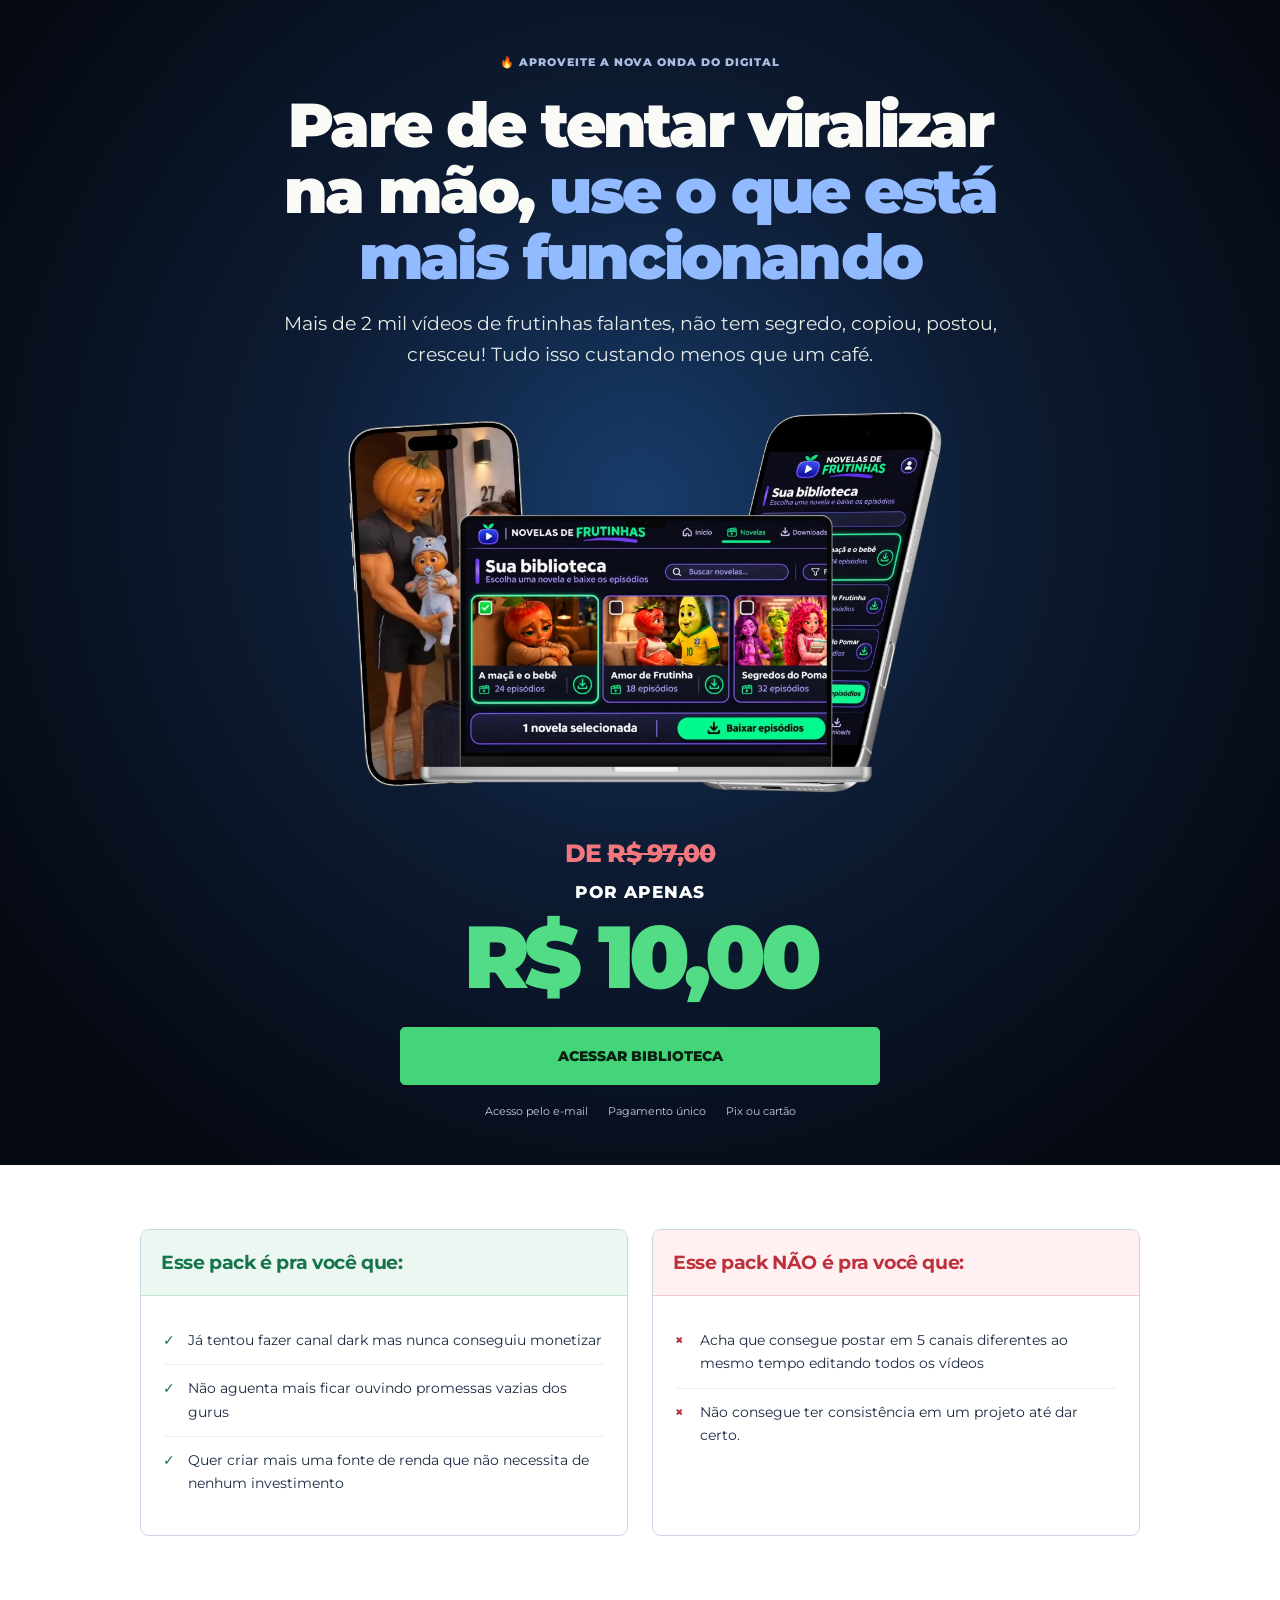
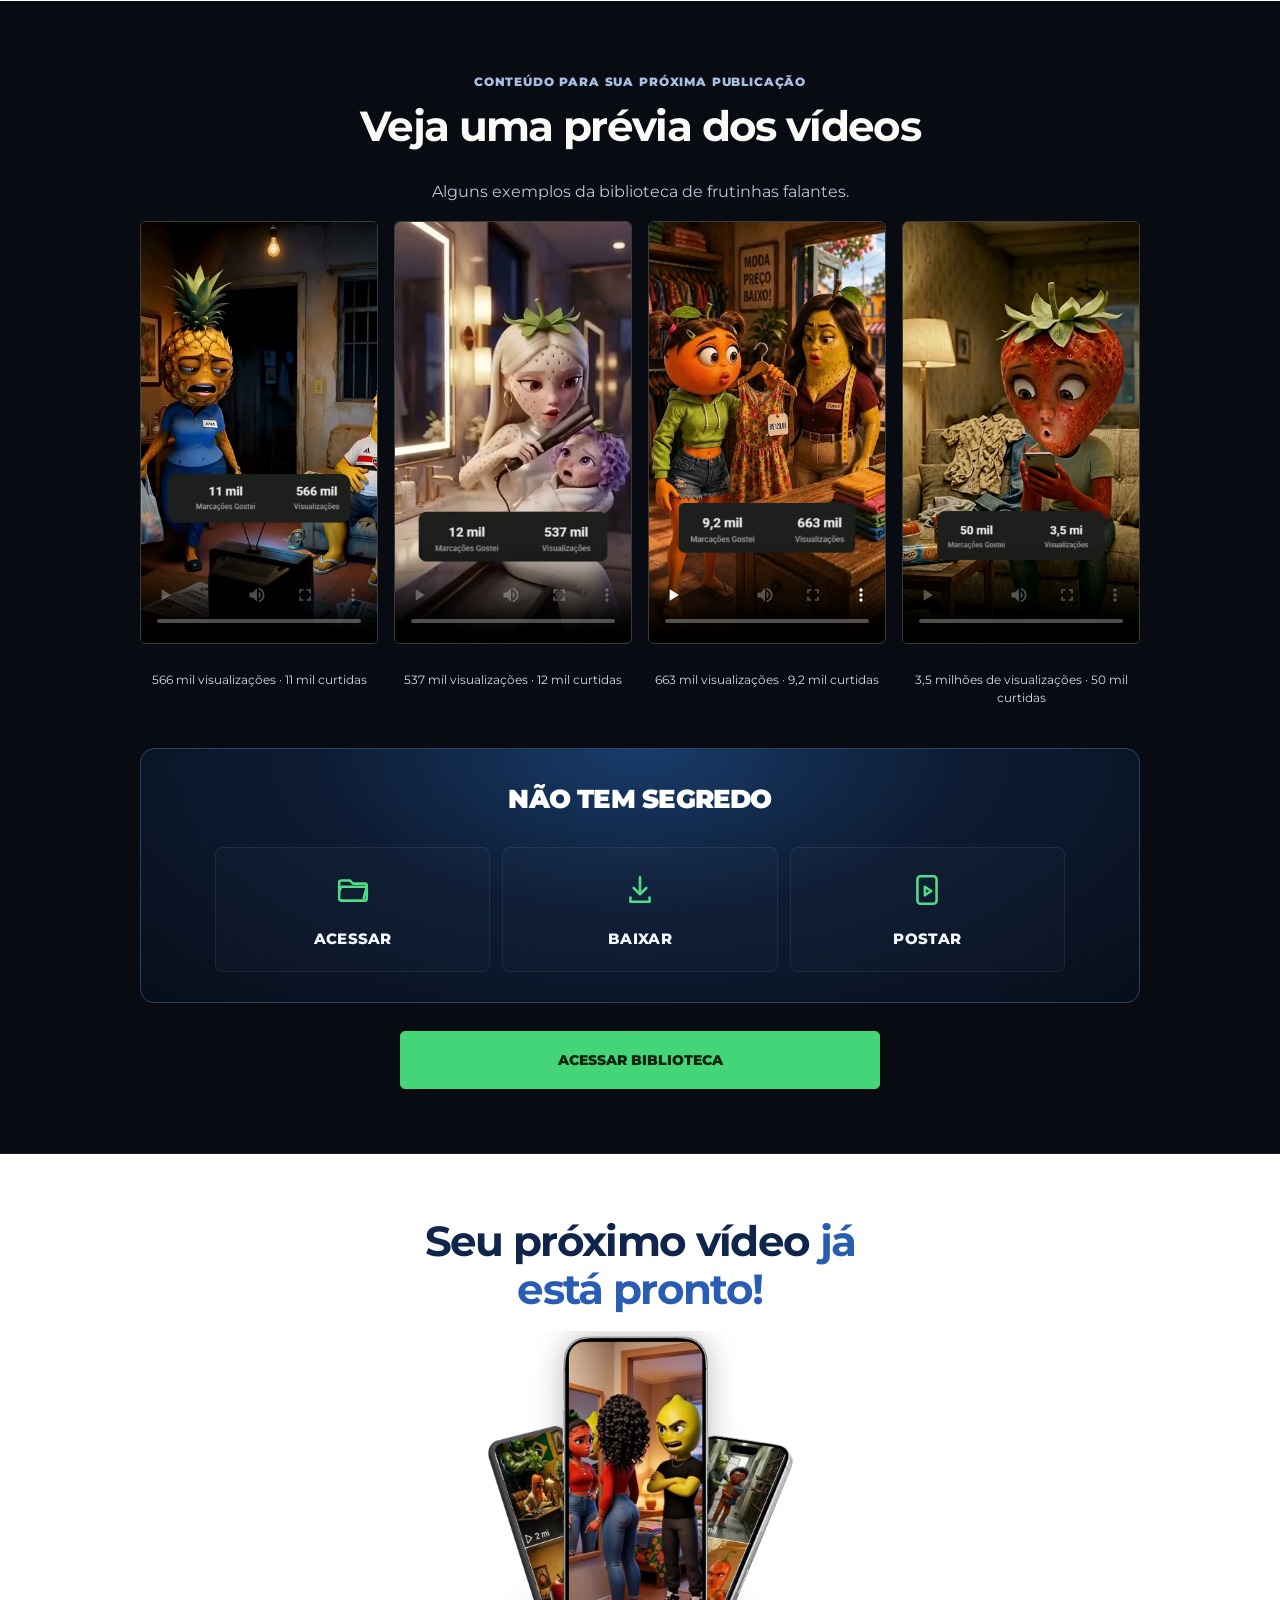
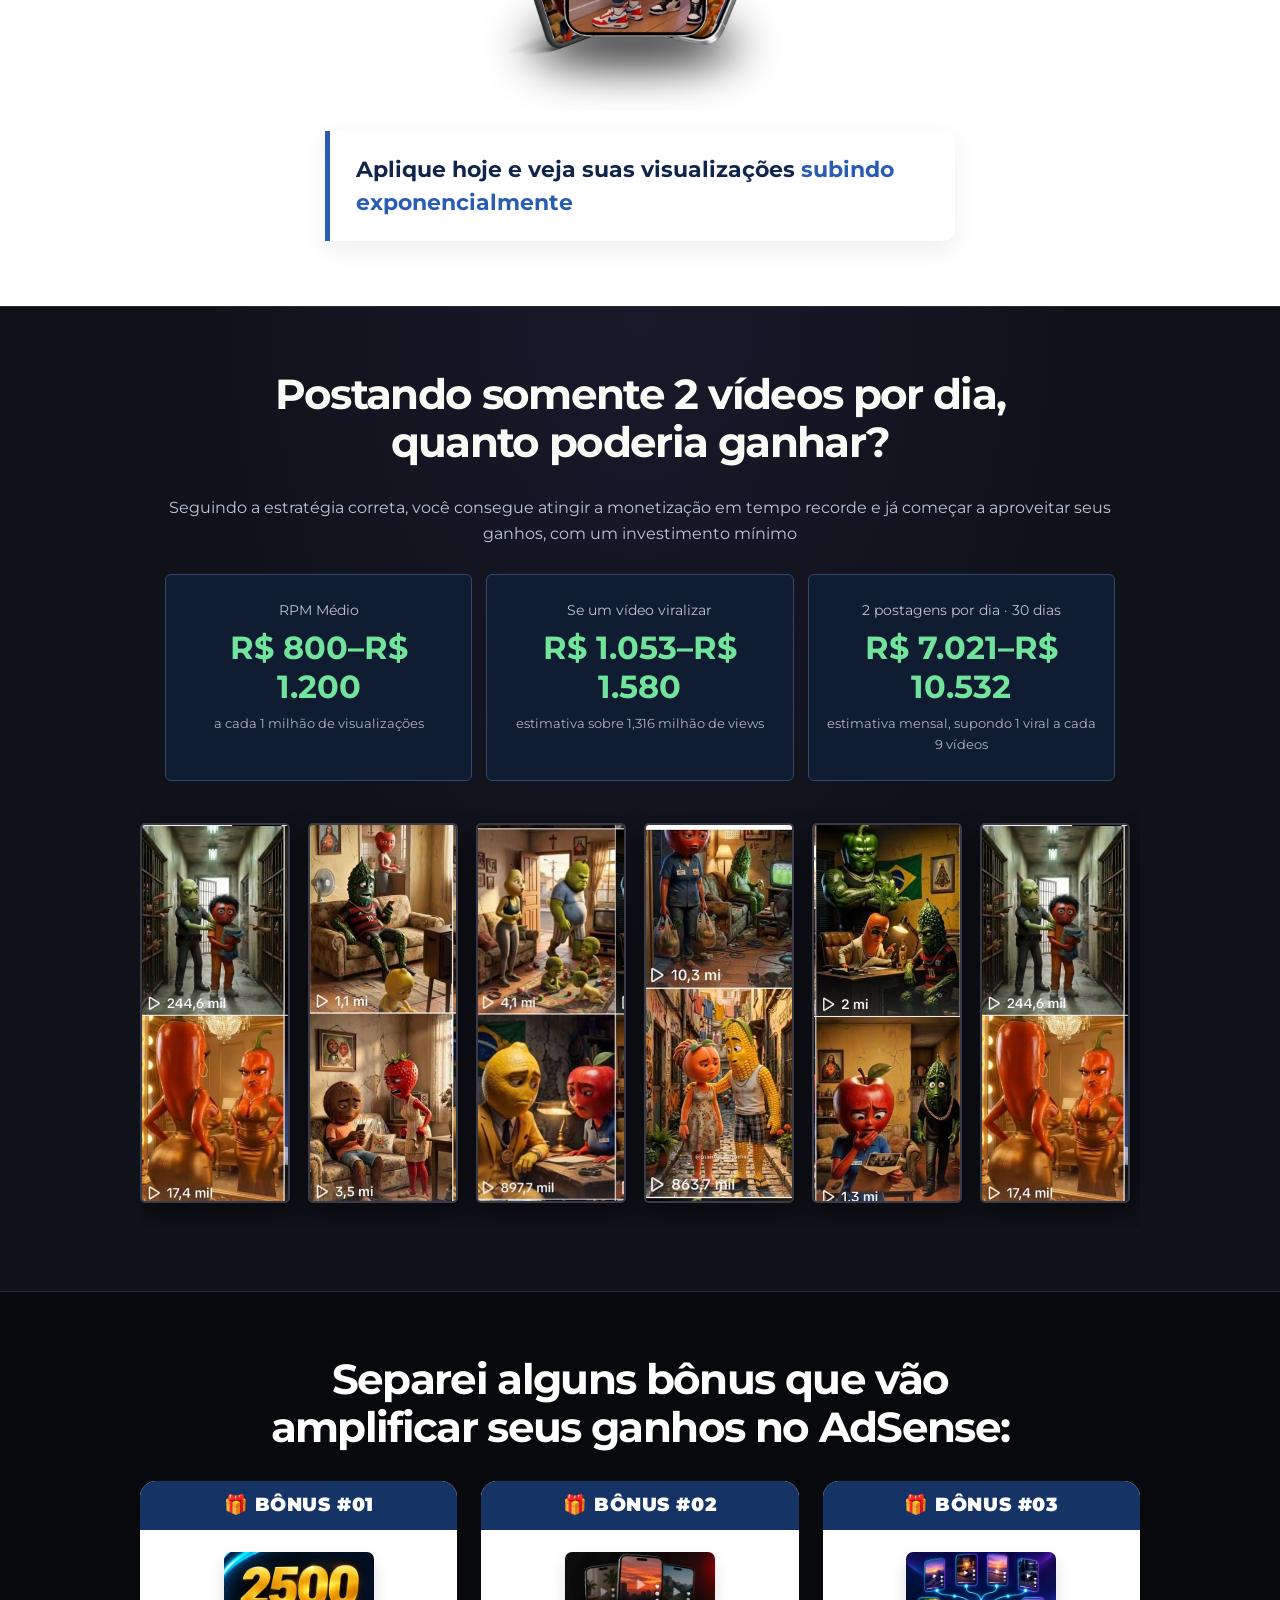
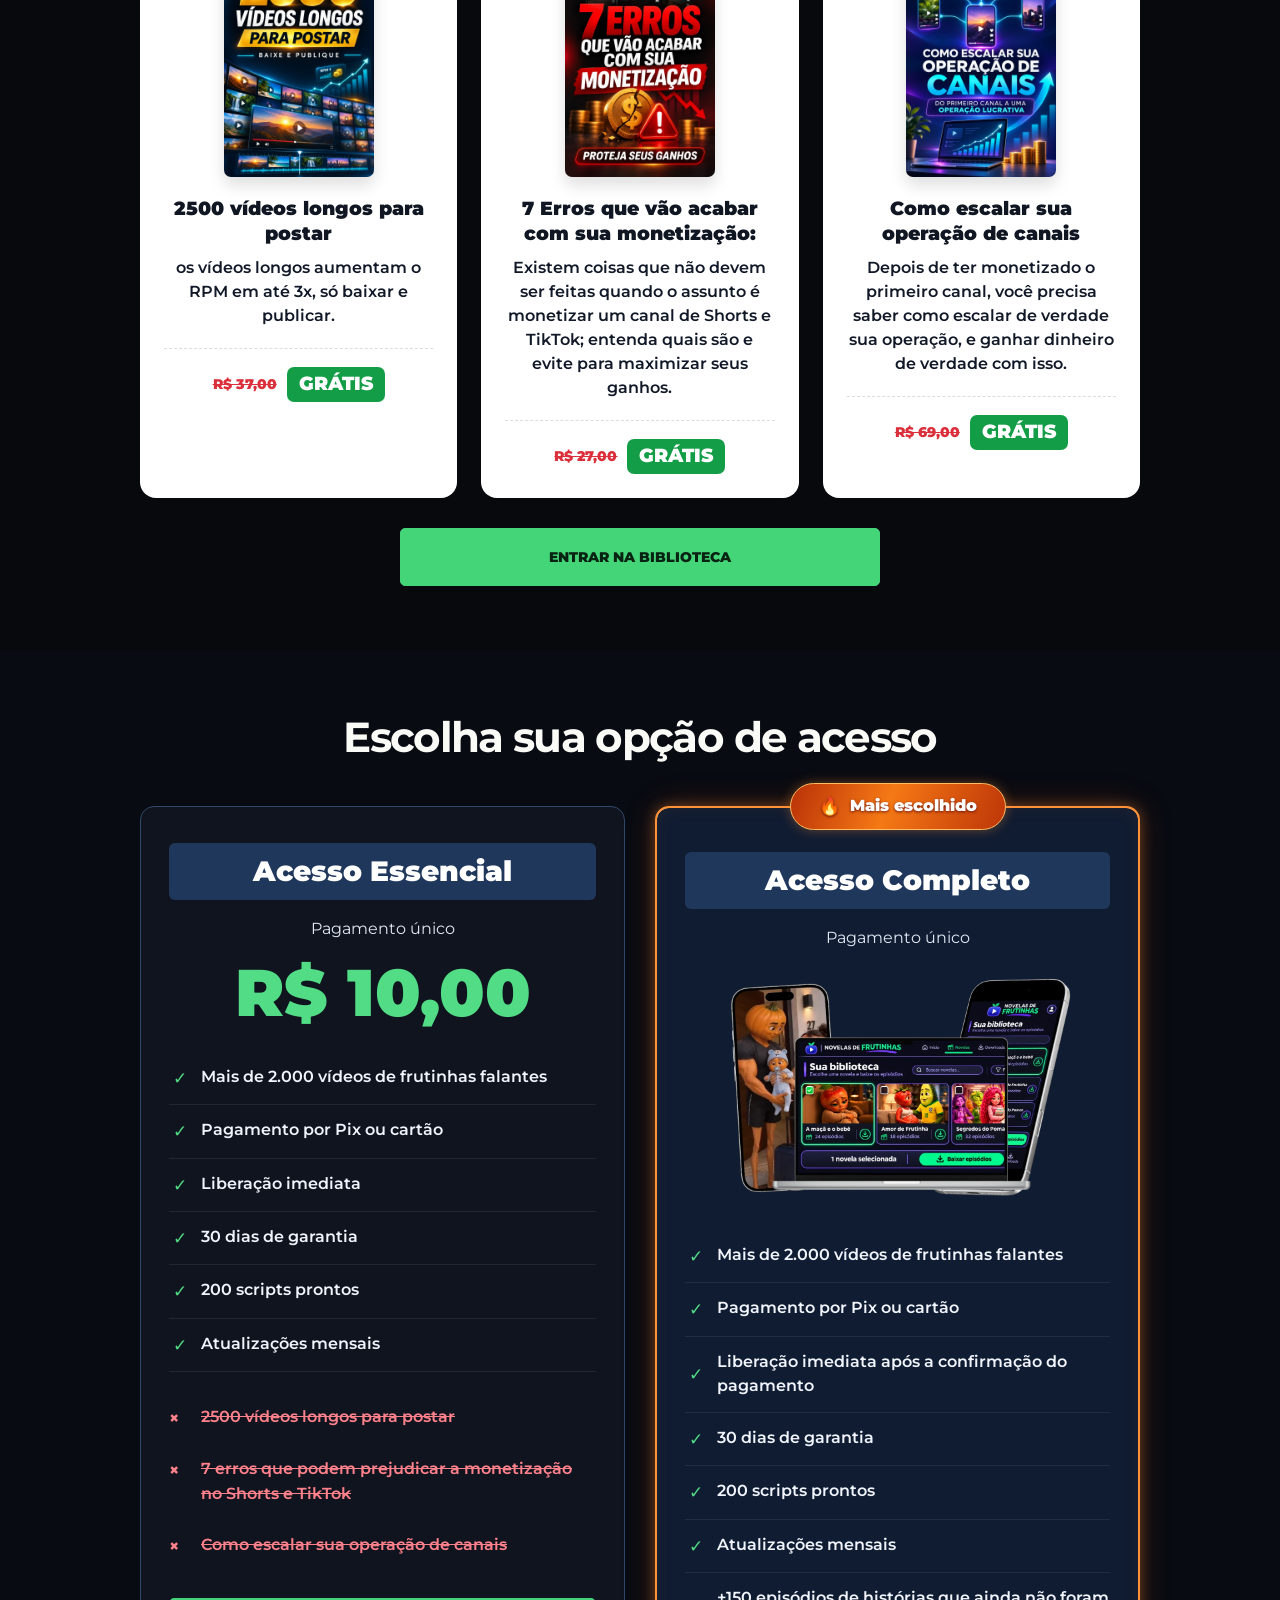
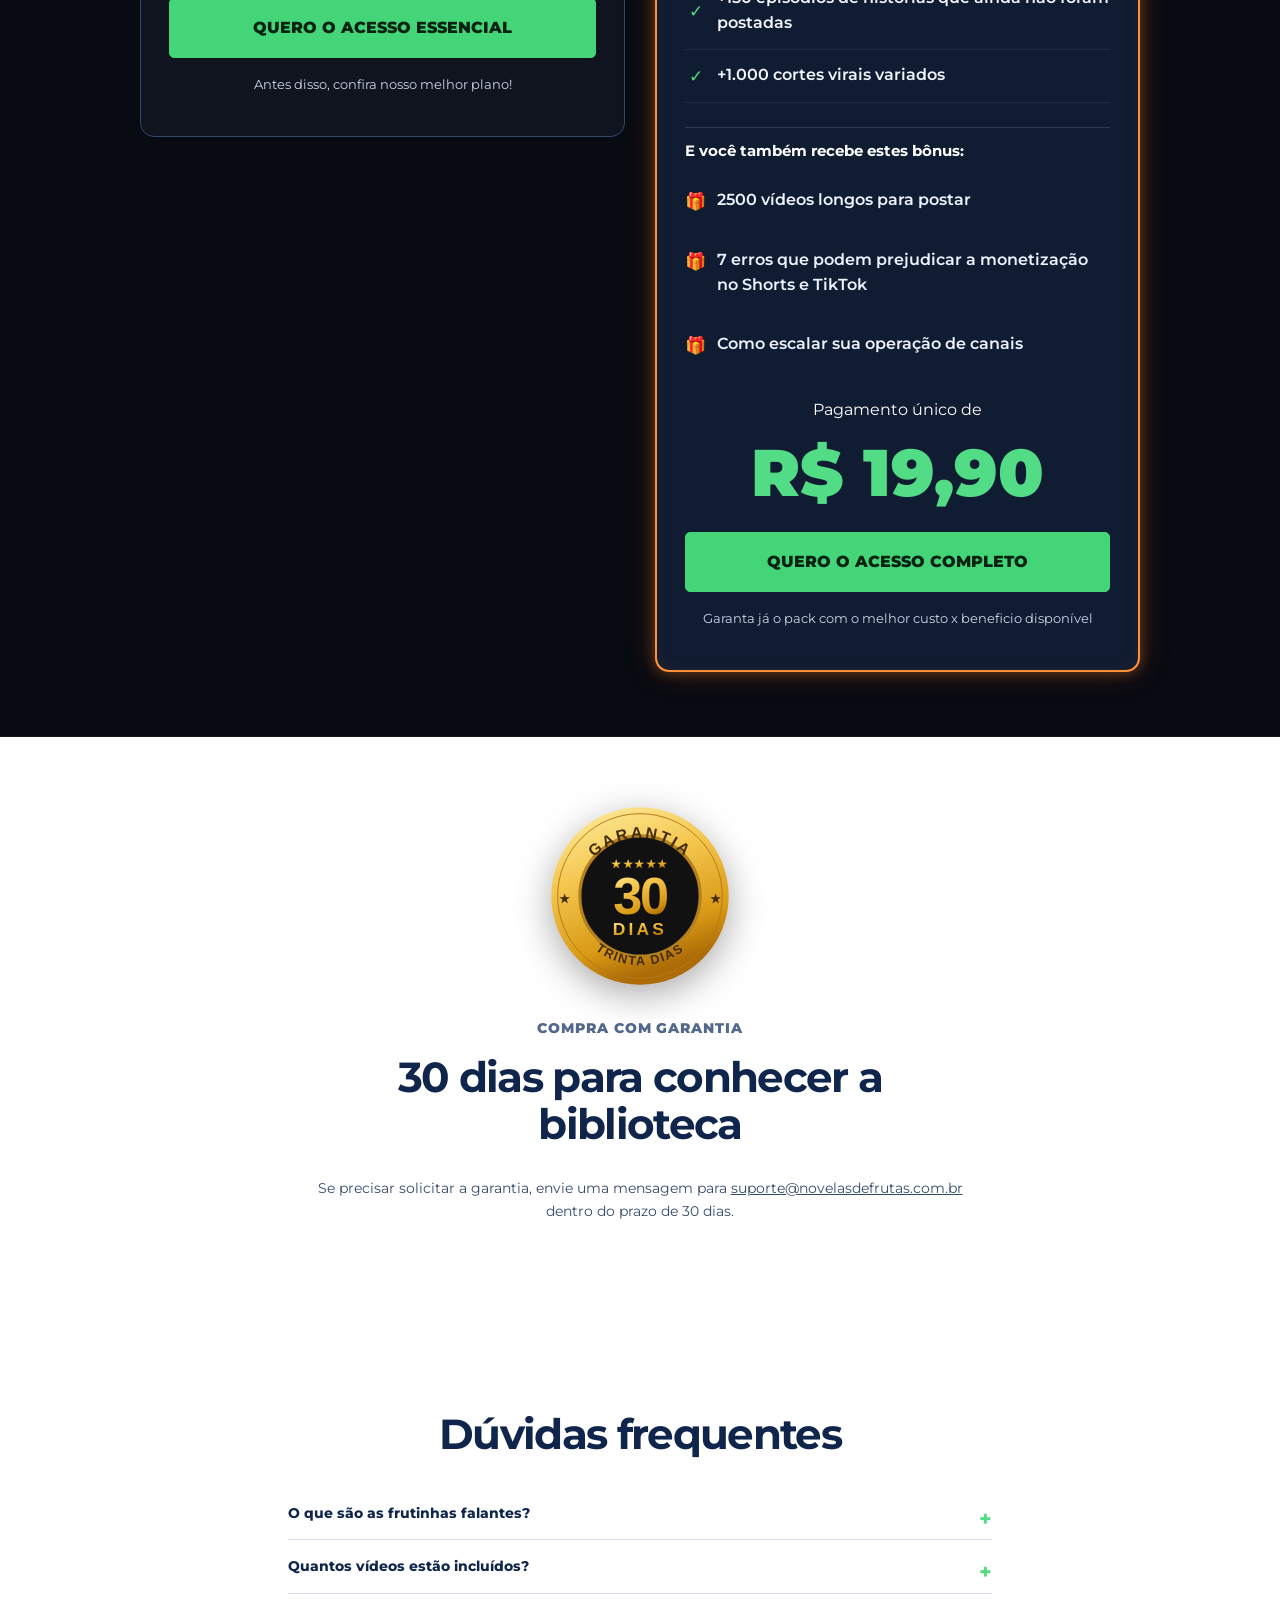
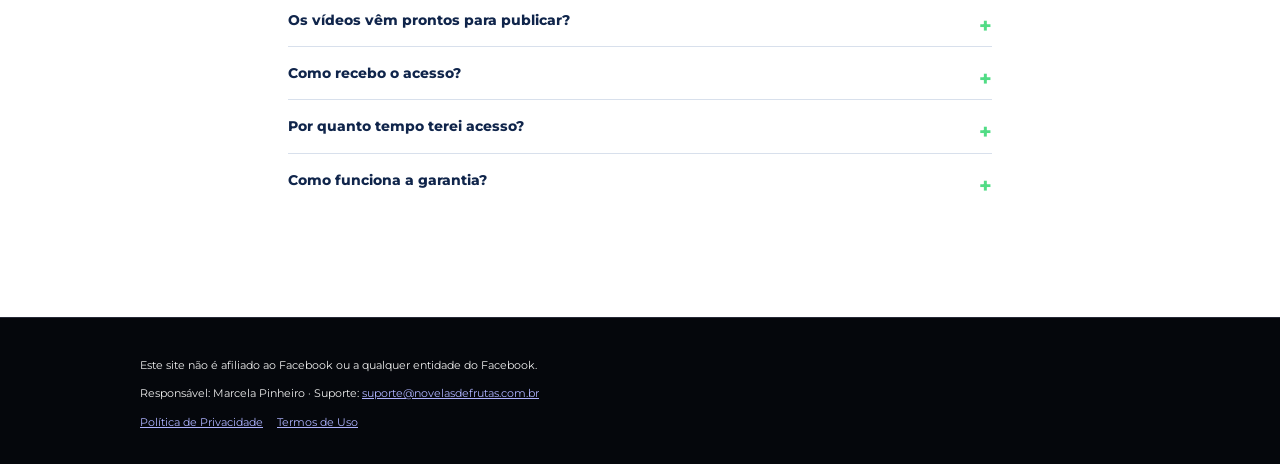
<file: index.html>
<!doctype html>
<html lang="pt-BR">
<head>
  <meta charset="utf-8">
  <meta name="viewport" content="width=device-width, initial-scale=1">
  <meta name="theme-color" content="#101010">
  <meta name="description" content="Acesse uma biblioteca com mais de 2.000 vídeos de frutinhas falantes prontos para publicar.">
  <title>Frutinhas Virais — Biblioteca de vídeos</title>
  <link rel="preload" as="image" href="biblioteca-frutinhas-hero.webp" fetchpriority="high">
  <link rel="preload" href="fonts/montserrat-latin.woff2" as="font" type="font/woff2" crossorigin>
  <style>
    @font-face{font-family:"Montserrat";font-style:normal;font-weight:400 900;font-display:swap;src:url("fonts/montserrat-latin.woff2") format("woff2")}
    :root{font-family:Inter,ui-sans-serif,system-ui,-apple-system,"Segoe UI",sans-serif;color:#f7f7fa;background:#0b0b0d;line-height:1.6;font-synthesis:none;text-rendering:optimizeLegibility;--bg:#0b0b0d;--panel:#151519;--green:#12d47b;--blue:#657bff;--purple:#8771ff;--white:#f7f7fa;--muted:#b7b7c2}*{box-sizing:border-box}body{margin:0;background:var(--bg)}a{color:inherit}.wrap{width:min(100% - 36px,1080px);margin:auto}.hero{text-align:left;background:radial-gradient(ellipse at 83% 44%,#263925 0,transparent 31%),radial-gradient(ellipse at 0% 100%,#1a1540 0,transparent 38%),#09090b;color:var(--white);padding:54px 0;border-bottom:1px solid #263829;overflow:hidden}.hero .wrap{max-width:1080px}.hero-copy{max-width:580px}.tag{display:inline-block;background:var(--blue);color:#080808;font-size:.78rem;font-weight:850;padding:8px 14px;margin-bottom:22px;border-radius:4px;letter-spacing:.02em}.hero h1{font-size:clamp(2.55rem,6vw,4.55rem);line-height:1.01;letter-spacing:-.05em;margin:0 0 18px;max-width:660px}.green{color:var(--green)}.blue{color:#8290ff}.lead{font-size:1.2rem;margin:0 0 22px;color:#d0d0d8}.hero-copy>p:not(.lead){color:#a9a9b4;margin:0 0 26px}.button{display:inline-flex;align-items:center;justify-content:center;min-height:52px;background:var(--green);color:#07170e;text-decoration:none;font-weight:900;padding:14px 24px;border-radius:6px;box-shadow:0 8px 28px #10c87830;transition:transform .18s,filter .18s}.button:hover{filter:brightness(1.06);transform:translateY(-2px)}.hero-art{display:block;width:min(100%,620px);margin:28px auto 0;border-radius:12px;box-shadow:0 18px 55px #000b;border:1px solid #ffffff24}section{padding:58px 0}section h2{text-align:center;color:var(--white);font-size:clamp(1.75rem,4vw,2.55rem);line-height:1.12;letter-spacing:-.035em;margin:0 0 24px}p{margin-top:.6em}ul{padding-left:1.25rem}li{margin:10px 0}.muted,.notice{color:var(--muted)}.videos{display:grid;grid-template-columns:repeat(2,minmax(0,1fr));gap:14px}.videos video{width:100%;aspect-ratio:9/16;object-fit:cover;background:#080808;border:1px solid #35353c;border-radius:10px;box-shadow:0 10px 25px #0005}.list-card,.offer,.faq{background:linear-gradient(145deg,#19191f,#121215);border:1px solid #303038;border-radius:12px;padding:clamp(18px,3vw,28px);margin:18px 0;box-shadow:0 12px 32px #0003}.offer{text-align:center;border:1px solid #2bbd79;box-shadow:0 0 0 1px #10c87833,0 20px 60px #0007;max-width:680px;margin:26px auto}.offer h3{font-size:1.6rem;margin:.2em 0}.offer ul{text-align:left;max-width:440px;margin:20px auto}.price{font-size:clamp(2.6rem,7vw,3.4rem);line-height:1;font-weight:950;color:var(--green);margin:10px}.bonus{background:radial-gradient(ellipse at top right,#28203d 0,transparent 38%),#111114;border-block:1px solid #292434}.bonus .list-card{max-width:800px;margin:22px auto}.notice{font-size:.9rem}.bio{background:linear-gradient(120deg,#14141a,#171322)}.faq details{padding:15px 0;border-bottom:1px solid #303038}.faq details:last-child{border-bottom:0}.faq summary{font-weight:750;cursor:pointer;color:#fff}.faq details p{color:var(--muted);margin-bottom:0}.footer{background:#070708;color:#eee;padding:32px 0;font-size:.88rem;border-top:1px solid #29292d}.footer a{margin-right:14px;color:#a7a7b2}.check-list{list-style:none;padding:0;display:grid;grid-template-columns:1fr;gap:10px}.check-list li{padding:15px 16px;background:#17171c;border:1px solid #292930;border-radius:8px;margin:0}.check-list li::before{content:"✓";display:inline-grid;place-items:center;color:#08150d;background:var(--green);font-size:.8rem;font-weight:950;width:21px;height:21px;border-radius:50%;margin-right:10px}.eyebrow{color:#8290ff;text-align:center;font-weight:850;letter-spacing:.09em;font-size:.75rem}.showcase{display:grid;grid-template-columns:1fr;gap:16px;align-items:center;margin:26px 0}.showcase img{display:block;width:100%;height:auto;border-radius:10px;border:1px solid #ffffff22;box-shadow:0 12px 32px #0006}.center{text-align:center}.guarantee{max-width:760px;margin:auto;text-align:center;padding:28px;border:1px solid #33333b;background:linear-gradient(120deg,#17171b,#13151a);border-radius:12px}.guarantee-mark{font-size:2.4rem}.person{max-width:760px;margin:auto;text-align:center}.person h2{margin-bottom:12px}.person-name{font-size:1.45rem;font-weight:850;color:var(--green)}@media(min-width:760px){.hero{padding:78px 0}.hero .wrap{display:grid;grid-template-columns:1.05fr .95fr;gap:48px;align-items:center}.hero-art{margin:0;width:100%;max-height:none;object-fit:contain}.videos{grid-template-columns:repeat(4,minmax(0,1fr))}section{padding:74px 0}.showcase{grid-template-columns:1.1fr .9fr;gap:22px}.check-list{grid-template-columns:repeat(2,minmax(0,1fr))}}@media(max-width:759px){.hero-copy{text-align:center}.tag{max-width:100%}.hero .button{width:100%}.hero-art{max-height:none;object-fit:contain}section{padding:46px 0}}
    /* Identidade Frutinhas Virais: criativa e colorida, mantendo a leitura direta da estrutura de referência. */
    :root{font-family:"Montserrat",ui-sans-serif,system-ui,-apple-system,"Segoe UI",sans-serif;color:#f8f7ff;background:#0a0b12;--green:#16d47d;--blue:#657bff;--purple:#9a67ff;--muted:#c2c3d0;--panel:#171925}
    body{background:#0a0b12;background-image:radial-gradient(ellipse at 90% 8%,#27351f55,transparent 28%),radial-gradient(ellipse at 2% 35%,#33204d44,transparent 24%)}
    .hero{position:relative;border:0;background:radial-gradient(ellipse at 78% 42%,#283c28 0,transparent 35%),linear-gradient(125deg,#11111a,#11121a 54%,#191328);padding:70px 0 76px}
    .hero:after{content:"";position:absolute;inset:auto 0 0;height:5px;background:linear-gradient(90deg,var(--green),var(--blue),var(--purple))}
    .hero .wrap{position:relative;z-index:1}.tag{background:#243b86;color:white;border-radius:999px;padding:9px 16px;box-shadow:0 6px 24px #243b8644}
    .hero h1{font-size:clamp(2.65rem,6vw,4.7rem);max-width:620px}.hero-art{border:2px solid #657bff;border-radius:18px;box-shadow:0 24px 80px #0009,0 0 35px #657bff30;transform:rotate(1deg)}
    .button{background:linear-gradient(100deg,#18d681,#79ed9e);border-radius:999px;color:#062311;box-shadow:0 10px 35px #13d57a36;padding-inline:28px}
    section{padding:68px 0}section[style]{background:transparent!important}.bonus{background:linear-gradient(120deg,#15131f,#121722)!important;border-block:1px solid #302b49}
    section h2{max-width:780px;margin:0 auto 28px;font-size:clamp(1.8rem,4vw,2.7rem)}
    section:nth-of-type(odd) .wrap{position:relative}
    .check-list li{background:linear-gradient(135deg,#191c28,#151720);border:1px solid #2b3040;border-left:3px solid var(--green);padding:18px;border-radius:12px;box-shadow:0 8px 22px #0002}
    .check-list li::before{background:linear-gradient(140deg,#16d47d,#92f1a6);box-shadow:0 0 15px #16d47d44}
    .showcase img{border:1px solid #657bff66;border-radius:14px;box-shadow:0 18px 42px #0007;transition:transform .2s}.showcase img:hover{transform:translateY(-4px)}
    .videos video{border:1px solid #657bff66;border-radius:14px;box-shadow:0 12px 30px #0008}
    .list-card,.offer,.faq{background:linear-gradient(145deg,#1a1d2b,#14151e);border:1px solid #35394c;border-radius:16px;box-shadow:0 18px 44px #0004}
    .offer{background:radial-gradient(ellipse at top,#1d3027,#131720 68%);border:1px solid #21ce7c;box-shadow:0 0 0 1px #16d47d33,0 24px 65px #0008;padding:34px}
    .offer .button{min-width:min(100%,340px)}.price{color:#43e69a;text-shadow:0 0 28px #16d47d44}
    .bonus{background:radial-gradient(ellipse at 95% 5%,#34205b55,transparent 35%),#11131b!important}.bonus .list-card{background:#181a25}
    .guarantee{background:radial-gradient(ellipse at top,#22372a,#171922 70%);border-color:#31573f;border-radius:18px;box-shadow:0 20px 55px #0005;padding:36px}
    .person{padding:34px;background:linear-gradient(135deg,#1b1b2a,#171923);border:1px solid #34364c;border-radius:18px}
    .faq{background:#141620}.faq summary{list-style:none}.faq summary::-webkit-details-marker{display:none}.faq summary:after{content:"+";float:right;color:var(--green);font-size:1.3rem}.faq details[open] summary:after{content:"−"}
    .footer{background:#08090e;border-color:#272a38}.footer a{color:#aeb3ff}
    @media(min-width:760px){.hero{padding:92px 0}.hero-art{max-height:none;object-fit:contain}.showcase{grid-template-columns:1fr 1fr}}
    @media(max-width:759px){.hero{padding:48px 0 56px}.hero-art{transform:none;margin-top:30px}.tag{font-size:.72rem}.button{width:100%}.hero-cta{width:calc(100% - 24px);margin:24px auto 0}section{padding:48px 0}.offer{padding:24px 18px}}
    .videos figure{margin:0;min-width:0}.videos figcaption{padding:10px 3px;color:#d9d9e2;font-size:.78rem;line-height:1.4;text-align:center}
    .earning-section{background:radial-gradient(ellipse at 50% 0,#26234366,transparent 48%),#10121a!important;border-block:1px solid #28293a}
    .center{text-align:center}.earning-grid{display:grid;grid-template-columns:1fr;gap:14px;margin:28px auto;max-width:950px}
    .earning-card{padding:24px 18px;border:1px solid #34364c;border-radius:14px;background:linear-gradient(145deg,#1a1d2b,#13151e);text-align:center;display:flex;flex-direction:column;gap:7px}
    .earning-card span{color:#bfc1d2;font-size:.9rem}.earning-card strong{font-size:clamp(1.35rem,4vw,2rem);color:#4be69a;line-height:1.2}.earning-card small{color:#aeb0bf}
    .earning-card.highlight{border-color:#16d47d;box-shadow:0 0 28px #16d47d1a}.calc-note{max-width:900px;margin:0 auto;padding:18px 20px;border-left:3px solid var(--blue);border-radius:8px;background:#1a1b28;color:#dcdeea;font-size:.94rem}
    .disclaimer{max-width:900px;margin:18px auto 0;color:#9ea1b0;font-size:.82rem;line-height:1.5}
    .results-carousel{overflow:hidden;width:100%;padding:14px 0 24px;position:relative;mask-image:linear-gradient(90deg,transparent,#000 4%,#000 96%,transparent)}
    .results-track{display:flex;gap:0;width:max-content;animation:results-scroll 34s linear infinite}
    .results-track img{display:block;flex:none;width:118px;height:300px;margin-right:14px;object-fit:cover;border:2px solid #393b48;border-radius:12px;background:#181922;box-shadow:0 8px 24px #0008}
    @keyframes results-scroll{from{transform:translateX(0)}to{transform:translateX(-50%)}}
    @media(min-width:760px){.results-track img{width:150px;height:380px;margin-right:18px}}
    @media(prefers-reduced-motion:reduce){.results-track{animation:none}}
    @media(min-width:760px){.earning-grid{grid-template-columns:repeat(3,1fr)}}
    .library-phone{position:relative;width:min(100%,390px);height:690px;margin:28px auto 0;padding:8px;border:2px solid #596071;border-radius:48px;background:linear-gradient(135deg,#454b59 0%,#151820 20%,#050609 52%,#343a47 100%);overflow:visible;box-shadow:0 34px 80px #000b,0 0 0 1px #050609,0 0 45px #657bff26;display:flex;flex-direction:column;color:#f7f7fa;isolation:isolate}
    .library-phone:before,.library-phone:after{content:"";position:absolute;width:4px;background:linear-gradient(90deg,#596071,#222630);border:1px solid #08090d;z-index:2;pointer-events:none}
    .library-phone:before{left:-6px;top:138px;height:54px;border-radius:4px 0 0 4px;box-shadow:0 66px 0 -1px #252a34,0 124px 0 -1px #252a34}
    .library-phone:after{right:-6px;top:178px;height:88px;border-radius:0 4px 4px 0}
    .phone-status{position:relative;display:grid;grid-template-columns:1fr 1fr 1fr;align-items:center;min-height:38px;padding:7px 17px 6px;background:#0c101a;font-size:10px;color:#f1f2f8;font-weight:750;border-radius:35px 35px 0 0}
    .phone-status span:nth-child(2){justify-self:center;width:82px;height:21px;border-radius:15px;background:#020305;box-shadow:inset 0 1px 2px #333;display:flex;justify-content:flex-end;align-items:center;padding-right:7px}
    .phone-status span:nth-child(2):after{content:"";width:7px;height:7px;border-radius:50%;background:#121a27;border:1px solid #283246;box-shadow:inset 0 0 3px #657bff}
    .phone-status span:last-child{justify-self:end;letter-spacing:1px;font-size:9px}
    .library-head{padding:10px 14px 12px;background:#111624;border-bottom:1px solid #292f40}.library-brand{display:flex;align-items:center;gap:9px;font-weight:900;font-size:15px}.brand-play{display:grid;place-items:center;width:29px;height:29px;border-radius:50%;background:linear-gradient(135deg,#12d47b,#657bff);color:#08100d;font-size:12px}.library-search{width:100%;margin-top:11px;border:1px solid #30374b;border-radius:10px;padding:10px 12px;background:#0b0f18;color:#fff;font:inherit;font-size:11px;outline:none}.library-search:focus{border-color:#657bff}.library-tabs{display:flex;gap:7px;overflow:auto;padding-top:10px;scrollbar-width:none}.library-tabs button{flex:none;border:1px solid #33394a;border-radius:20px;background:#1b2030;color:#c7c9d5;padding:6px 10px;font:inherit;font-size:10px;cursor:pointer}.library-tabs button.active{background:#657bff;border-color:#657bff;color:#fff}.library-content{overflow:auto;flex:1;padding:12px;scrollbar-width:thin;scrollbar-color:#48506a transparent}.library-label{display:flex;justify-content:space-between;font-size:10px;color:#aeb2c1;text-transform:uppercase;letter-spacing:.06em;margin:2px 2px 10px}.library-grid{display:grid;grid-template-columns:repeat(2,minmax(0,1fr));gap:10px}.library-item{padding:0;border:1px solid #33394a;border-radius:12px;background:#151a27;overflow:hidden;color:white;text-align:left;cursor:pointer;min-width:0}.library-item img{display:block;width:100%;aspect-ratio:9/13;object-fit:cover;background:#202333}.library-item span{display:block;padding:8px;font-size:10px;line-height:1.35;font-weight:700}.library-item small{display:block;color:#9fa5bb;font-size:9px;font-weight:500;margin-top:4px}.library-bottom{display:flex;justify-content:space-around;align-items:center;padding:10px 6px 12px;background:#111624;border-top:1px solid #292f40;color:#aab0c2;font-size:9px}.library-bottom span{text-align:center}.library-bottom b{display:block;color:#12d47b;font-size:15px;line-height:1.2}.library-modal{position:fixed;inset:0;z-index:1000;background:#03040be8;display:none;place-items:center;padding:20px}.library-modal.open{display:grid}.library-modal figure{position:relative;margin:0;width:min(100%,390px);max-height:90vh}.library-modal img{display:block;width:100%;max-height:82vh;object-fit:contain;border-radius:14px}.library-modal button{position:absolute;right:8px;top:8px;border:0;border-radius:50%;width:38px;height:38px;background:#0b0d15dd;color:#fff;font-size:22px;cursor:pointer}
    .library-bottom{position:relative;min-height:58px;padding:8px 6px 13px;border-radius:0 0 35px 35px}
    .library-bottom:after{content:"";position:absolute;bottom:6px;left:50%;transform:translateX(-50%);width:92px;height:4px;border-radius:4px;background:#e7e8eeaa}
    .library-item{position:relative;cursor:default}
    .library-item:after{content:"";position:absolute;left:50%;top:36%;transform:translate(-50%,-50%);width:42px;height:42px;background:center/contain no-repeat url("data:image/svg+xml,%3Csvg xmlns='http://www.w3.org/2000/svg' viewBox='0 0 32 32' fill='none' stroke='white' stroke-width='3.5' stroke-linecap='round' stroke-linejoin='round'%3E%3Cpath d='M16 3v18m-8-8 8 8 8-8M5 28h22'/%3E%3C/svg%3E");filter:drop-shadow(0 2px 5px #000);pointer-events:none}
    .delivery-panel{margin-top:42px;padding:26px 18px;border:1px solid #34364c;border-radius:18px;background:linear-gradient(135deg,#191b29,#12141e);box-shadow:0 18px 45px #0005}
    .delivery-title{margin:0 0 24px;text-align:center;font-size:clamp(1.3rem,4vw,2rem);font-weight:900;letter-spacing:-.03em;color:#fff}
    .delivery-title span{color:var(--green)}.delivery-steps{display:grid;grid-template-columns:1fr;gap:12px;max-width:850px;margin:auto}
    .delivery-step{display:flex;align-items:center;gap:16px;min-height:92px;padding:16px 18px;border:1px solid #657bff77;border-radius:14px;background:linear-gradient(130deg,#272035,#1a1d2a);color:#fff}
    .delivery-icon{width:54px;height:54px;flex:none;display:grid;place-items:center;border-radius:13px;background:linear-gradient(145deg,#243b86,#6550b8);color:#fff}
    .delivery-icon svg{width:30px;height:30px;fill:none;stroke:currentColor;stroke-width:2.4;stroke-linecap:round;stroke-linejoin:round}
    .delivery-step strong{font-size:1rem;letter-spacing:.04em}.delivery-step small{display:block;margin-top:3px;color:#bfc2d2;font-size:.82rem}
    .gift-heading{margin:26px 0 12px;color:#fff;font-size:1.05rem;text-align:left}.gift-list{margin:0 auto 22px!important;padding:0;list-style:none;display:grid;gap:8px}.gift-list li{display:flex;align-items:flex-start;gap:9px;padding:11px 12px;margin:0;border:1px solid #34364c;border-radius:9px;background:#191c28;text-align:left;font-size:.9rem}.gift-list li:before{content:"🎁";font-size:1.05rem;line-height:1.35;flex:none}
    .offer{position:relative;padding-top:34px}.offer-badge{position:absolute;top:-15px;left:50%;transform:translateX(-50%);padding:5px 18px;border:2px solid #0a0b12;border-radius:999px;background:var(--green);color:#07170e;font-size:.76rem;font-weight:900;letter-spacing:.07em;line-height:1.5;white-space:nowrap}
    .offer-entry{border-color:#34364c;box-shadow:0 12px 32px #0005}.offer-entry .price{font-size:clamp(2.25rem,6vw,3rem)}.offer-entry .check-list{max-width:440px;margin:20px auto}
    .section-cta{text-align:center;margin:28px auto 0}.section-cta .button{min-width:min(100%,320px)}#bonus-destino{scroll-margin-top:24px}
    .wrap.faq{margin:18px auto}
    @media(min-width:650px){.delivery-panel{padding:34px 28px}.delivery-steps{grid-template-columns:repeat(3,1fr);gap:14px}.delivery-step{flex-direction:column;justify-content:center;text-align:center;gap:12px;min-height:155px}.delivery-icon{width:62px;height:62px}}
    .hero-cta{grid-column:1/-1;text-align:center;margin:0 auto}
    @media(max-width:759px){.hero-cta{width:calc(100% - 40px);margin:32px auto 0!important}.hero-cta .button{width:100%}}
    @media(max-width:759px){.library-phone+p{margin-top:48px!important}}
    .bonus-price{display:block;margin-top:7px;color:#55e89f;font-size:.92rem;font-weight:850}.bonus-old{color:#ff6878;text-decoration:line-through;margin-right:8px}
    .hero-art{height:auto;max-height:none;object-fit:contain;border:0;border-radius:0;box-shadow:none;transform:none}
  </style>
  <!-- Meta Pixel Code -->
  <script>
    !function(f,b,e,v,n,t,s)
    {if(f.fbq)return;n=f.fbq=function(){n.callMethod?
    n.callMethod.apply(n,arguments):n.queue.push(arguments)};
    if(!f._fbq)f._fbq=n;n.push=n;n.loaded=!0;n.version='2.0';
    n.queue=[];t=b.createElement(e);t.async=!0;
    t.src=v;s=b.getElementsByTagName(e)[0];
    s.parentNode.insertBefore(t,s)}(window, document,'script',
    'https://connect.facebook.net/en_US/fbevents.js');
    fbq('init', '1915029632598788');
    fbq('track', 'PageView');
  </script>
  <noscript><img height="1" width="1" style="display:none"
    src="https://www.facebook.com/tr?id=1915029632598788&ev=PageView&noscript=1"
  /></noscript>
  <!-- End Meta Pixel Code -->
<script type="text/javascript">
    (function(c,l,a,r,i,t,y){
        c[a]=c[a]||function(){(c[a].q=c[a].q||[]).push(arguments)};
        t=l.createElement(r);t.async=1;t.src="https://www.clarity.ms/tag/"+i;
        y=l.getElementsByTagName(r)[0];y.parentNode.insertBefore(t,y);
    })(window, document, "clarity", "script", "zc1cuns3wd");
</script>
  <link rel="stylesheet" href="redesign.css">
</head>
<body>
  <header class="hero">
    <div class="wrap">
        <div class="hero-copy">
      <div class="tag">🔥 APROVEITE A NOVA ONDA DO DIGITAL</div>
      <h1>Pare de tentar viralizar na mão, <span>use o que está mais funcionando</span></h1>
      <p class="lead"><span class="blue">Mais de 2 mil vídeos de frutinhas falantes, não tem segredo, copiou, postou, cresceu! Tudo isso custando menos que um café.</span></p>
        </div>
        <img class="hero-art" src="biblioteca-frutinhas-hero.webp" width="1080" height="705" alt="Prévia da biblioteca de novelas de frutinhas em celular e computador" fetchpriority="high" decoding="async">
        <div class="hero-cta"><p class="hero-price"><span class="hero-old">De <del>R$ 97,00</del></span><span class="hero-price-label">por apenas</span><strong>R$ 10,00</strong></p><a class="button" href="#bonus-destino">ACESSAR BIBLIOTECA</a><ul class="purchase-notes"><li>Acesso pelo e-mail</li><li>Pagamento único</li><li>Pix ou cartão</li></ul></div>
        
    </div>
  </header>

  <main>
    <section class="audience-section">
      <div class="wrap audience-grid">
        <article class="audience-card audience-yes">
          <h2>Esse pack é pra você que:</h2>
          <ul>
            <li>Já tentou fazer canal dark mas nunca conseguiu monetizar</li>
            <li>Não aguenta mais ficar ouvindo promessas vazias dos gurus</li>
            <li>Quer criar mais uma fonte de renda que não necessita de nenhum investimento</li>
          </ul>
        </article>
        <article class="audience-card audience-no">
          <h2>Esse pack NÃO é pra você que:</h2>
          <ul>
            <li>Acha que consegue postar em 5 canais diferentes ao mesmo tempo editando todos os vídeos</li>
            <li>Não consegue ter consistência em um projeto até dar certo.</li>
          </ul>
        </article>
      </div>
    </section>



    <section class="video-section">
      <div class="wrap">
        <p class="eyebrow">CONTEÚDO PARA SUA PRÓXIMA PUBLICAÇÃO</p>
        <h2>Veja uma prévia dos vídeos</h2>
        <p class="muted" style="text-align:center">Alguns exemplos da biblioteca de frutinhas falantes.</p>
        <div class="videos">
          <figure><video controls playsinline preload="none" data-poster="Exemplos com resultados/1-frame.jpg"><source data-src="Exemplos com resultados/1.mp4" type="video/mp4"></video><figcaption>566 mil visualizações · 11 mil curtidas</figcaption></figure>
          <figure><video controls playsinline preload="none" data-poster="Exemplos com resultados/2-frame.jpg"><source data-src="Exemplos com resultados/2.mp4" type="video/mp4"></video><figcaption>537 mil visualizações · 12 mil curtidas</figcaption></figure>
          <figure><video controls playsinline preload="none" data-poster="Exemplos com resultados/3-frame.jpg"><source data-src="Exemplos com resultados/3.mp4" type="video/mp4"></video><figcaption>663 mil visualizações · 9,2 mil curtidas</figcaption></figure>
          <figure><video controls playsinline preload="none" data-poster="Exemplos com resultados/4-frame.jpg"><source data-src="Exemplos com resultados/4.mp4" type="video/mp4"></video><figcaption>3,5 milhões de visualizações · 50 mil curtidas</figcaption></figure>
        </div>
        <div class="delivery-panel">
          <h3 class="delivery-title">NÃO TEM SEGREDO</h3>
          <div class="delivery-steps">
            <div class="delivery-step"><span class="delivery-icon"><svg viewBox="0 0 32 32" aria-hidden="true"><path d="M3 9a2 2 0 0 1 2-2h8l3 3h11a2 2 0 0 1 2 2v12a2 2 0 0 1-2 2H5a2 2 0 0 1-2-2z"/><path d="m3 17 2-4h24l-3 11"/></svg></span><strong>ACESSAR</strong></div>
            <div class="delivery-step"><span class="delivery-icon"><svg viewBox="0 0 32 32" aria-hidden="true"><path d="M16 20V4m-6 10 6 6 6-6M7 23v4h18v-4"/></svg></span><strong>BAIXAR</strong></div>
            <div class="delivery-step"><span class="delivery-icon"><svg viewBox="0 0 32 32" aria-hidden="true"><rect x="7" y="3" width="18" height="26" rx="3"/><path d="m14 13 6 4-6 4z"/></svg></span><strong>POSTAR</strong></div>
          </div>
        </div>
        <p class="section-cta"><a class="button" href="#bonus-destino">ACESSAR BIBLIOTECA</a></p>
      </div>
    </section>

    <section class="ready-section">
      <div class="wrap">
        <h2>Seu próximo vídeo <span>já está pronto!</span></h2>
        <img class="ready-art" src="proximo-video-pronto.webp" width="880" height="1061" loading="lazy" decoding="async" alt="Novelas de frutinhas em três celulares">
        <blockquote>Aplique hoje e veja suas visualizações <strong>subindo exponencialmente</strong></blockquote>
      </div>
    </section>

    <section class="earning-section">
      <div class="wrap">
        <h2>Postando somente 2 vídeos por dia, quanto poderia ganhar?</h2>
        <p class="muted center">Seguindo a estratégia correta, você consegue atingir a monetização em tempo recorde e já começar a aproveitar seus ganhos, com um investimento mínimo</p>
        <div class="earning-grid">
          <article class="earning-card"><span>RPM Médio</span><strong>R$ 800–R$ 1.200</strong><small>a cada 1 milhão de visualizações</small></article>
          <article class="earning-card"><span>Se um vídeo viralizar</span><strong>R$ 1.053–R$ 1.580</strong><small>estimativa sobre 1,316 milhão de views</small></article>
          <article class="earning-card highlight"><span>2 postagens por dia · 30 dias</span><strong>R$ 7.021–R$ 10.532</strong><small>estimativa mensal, supondo 1 viral a cada 9 vídeos</small></article>
        </div>
        <div class="results-strip" aria-label="Carrossel de exemplos de resultados">
          <div class="results-carousel">
            <div class="results-track">
              <img src="Exemplos com resultados/CARROSSEL SEM SOM/E4k4dci - Imgur.jpg" alt="Vídeo de frutas com mais de 2 milhões de visualizações" loading="lazy">
              <img src="Exemplos com resultados/CARROSSEL SEM SOM/undefined - Imgur (1).jpg" alt="Vídeo de frutas com mais de 1,1 milhão de visualizações" loading="lazy">
              <img src="Exemplos com resultados/CARROSSEL SEM SOM/undefined - Imgur (2).jpg" alt="Vídeo de frutas com mais de 4,1 milhões de visualizações" loading="lazy">
              <img src="Exemplos com resultados/CARROSSEL SEM SOM/undefined - Imgur (3).jpg" alt="Vídeo de frutas com mais de 10,3 milhões de visualizações" loading="lazy">
              <img src="Exemplos com resultados/CARROSSEL SEM SOM/undefined - Imgur.jpg" alt="Vídeo de frutas com mais de 244 mil visualizações" loading="lazy">
              <img src="Exemplos com resultados/CARROSSEL SEM SOM/E4k4dci - Imgur.jpg" alt="Vídeo de frutas com mais de 2 milhões de visualizações" loading="lazy">
              <img src="Exemplos com resultados/CARROSSEL SEM SOM/undefined - Imgur (1).jpg" alt="Vídeo de frutas com mais de 1,1 milhão de visualizações" loading="lazy">
              <img src="Exemplos com resultados/CARROSSEL SEM SOM/undefined - Imgur (2).jpg" alt="Vídeo de frutas com mais de 4,1 milhões de visualizações" loading="lazy">
              <img src="Exemplos com resultados/CARROSSEL SEM SOM/undefined - Imgur (3).jpg" alt="Vídeo de frutas com mais de 10,3 milhões de visualizações" loading="lazy">
              <img src="Exemplos com resultados/CARROSSEL SEM SOM/undefined - Imgur.jpg" alt="Vídeo de frutas com mais de 244 mil visualizações" loading="lazy">
            </div>
          </div>
        </div>
      </div>
    </section>






    <section class="bonus" id="bonus-destino">
      <div class="wrap">
        <h2>Separei alguns bônus que vão amplificar seus ganhos no AdSense:</h2>
        <div class="list-card">
          <ul class="check-list">
            <li><div class="bonus-ribbon">🎁 BÔNUS #01</div><img class="bonus-cover" src="bonus-videos-longos.webp" width="720" height="1080" loading="lazy" decoding="async" alt="Capa do bônus 2500 vídeos longos para postar"><strong>2500 vídeos longos para postar</strong> os vídeos longos aumentam o RPM em até 3x, só baixar e publicar. <span class="bonus-price"><span class="bonus-old">R$ 37,00</span><span class="bonus-free">GRÁTIS</span></span></li>
            <li><div class="bonus-ribbon">🎁 BÔNUS #02</div><img class="bonus-cover" src="bonus-erros-monetizacao.webp" width="720" height="1080" loading="lazy" decoding="async" alt="Capa do bônus 7 Erros que vão acabar com sua monetização"><strong>7 Erros que vão acabar com sua monetização:</strong> Existem coisas que não devem ser feitas quando o assunto é monetizar um canal de Shorts e TikTok; entenda quais são e evite para maximizar seus ganhos. <span class="bonus-price"><span class="bonus-old">R$ 27,00</span><span class="bonus-free">GRÁTIS</span></span></li>
            <li><div class="bonus-ribbon">🎁 BÔNUS #03</div><img class="bonus-cover" src="bonus-escalar-canais.webp" width="720" height="1080" loading="lazy" decoding="async" alt="Capa do bônus Como escalar sua operação de canais"><strong>Como escalar sua operação de canais</strong> Depois de ter monetizado o primeiro canal, você precisa saber como escalar de verdade sua operação, e ganhar dinheiro de verdade com isso. <span class="bonus-price"><span class="bonus-old">R$ 69,00</span><span class="bonus-free">GRÁTIS</span></span></li>
          </ul>
        </div>
        <p class="section-cta"><a class="button" href="#oferta">ENTRAR NA BIBLIOTECA</a></p>
      </div>
    </section>

    <section id="oferta" aria-labelledby="plans-title">
      <div class="wrap">
        <h2 id="plans-title">Escolha sua opção de acesso</h2><div class="plans-grid">
        <article class="offer offer-entry">
          <h3>Acesso Essencial</h3>
          <p class="plan-sub">Pagamento único</p>
          <p class="price">R$ 10,00</p>
          <ul class="check-list">
            <li><span>Mais de 2.000 vídeos de frutinhas falantes</span></li>
            <li><span>Pagamento por Pix ou cartão</span></li>
            <li><span>Liberação imediata</span></li>
            <li><span>30 dias de garantia</span></li>
            <li><span>200 scripts prontos</span></li>
            <li><span>Atualizações mensais</span></li>
          </ul>
          <ul class="excluded-bonuses"><li><span><del>2500 vídeos longos para postar</del></span></li><li><span><del>7 erros que podem prejudicar a monetização no Shorts e TikTok</del></span></li><li><span><del>Como escalar sua operação de canais</del></span></li></ul>
          <a class="button" href="https://frutinhaslucrativas.vercel.app/oferta-relampago.html">QUERO O ACESSO ESSENCIAL</a>
          <p class="notice">Antes disso, confira nosso melhor plano!</p>
        </article>
        <article class="offer">
          <span class="offer-badge"><span aria-hidden="true">🔥</span> Mais escolhido</span>
          <h3>Acesso Completo</h3>
          <p class="plan-sub">Pagamento único</p>
          <img class="offer-art" src="biblioteca-frutinhas-hero.webp" width="1080" height="705" loading="lazy" alt="Biblioteca de frutinhas no celular e computador">
          
          
          <ul class="check-list">
            <li><span>Mais de 2.000 vídeos de frutinhas falantes</span></li>
            <li><span>Pagamento por Pix ou cartão</span></li>
            <li><span>Liberação imediata após a confirmação do pagamento</span></li>
            <li><span>30 dias de garantia</span></li>
            <li><span>200 scripts prontos</span></li>
            <li><span>Atualizações mensais</span></li>
            <li><span>+150 episódios de histórias que ainda não foram postadas</span></li>
            <li><span>+1.000 cortes virais variados</span></li>
          </ul>
          <h4 class="gift-heading">E você também recebe estes bônus:</h4>
          <ul class="gift-list"><li><span>2500 vídeos longos para postar</span></li><li><span>7 erros que podem prejudicar a monetização no Shorts e TikTok</span></li><li><span>Como escalar sua operação de canais</span></li></ul>
          <p class="plan-today">Pagamento único de</p><p class="price">R$ 19,90</p><a class="button" href="https://pay.cakto.com.br/agittq3_1277130">QUERO O ACESSO COMPLETO</a>
          <p class="notice">Garanta já o pack com o melhor custo x beneficio disponível</p></article>
        </div>
      </div>
    </section>

    <section class="guarantee-section">
      <div class="wrap">
        <div class="guarantee">
          <img class="guarantee-seal" src="garantia-30-dias.svg" width="240" height="240" loading="lazy" alt="Garantia de 30 dias">
          <p class="eyebrow">COMPRA COM GARANTIA</p>
          <h2>30 dias para conhecer a biblioteca</h2>
          <p>Se precisar solicitar a garantia, envie uma mensagem para <a href="mailto:suporte@novelasdefrutas.com.br">suporte@novelasdefrutas.com.br</a> dentro do prazo de 30 dias.</p>
        </div>
      </div>
    </section>



    <section class="faq-section">
      <div class="wrap faq">
        <h2>Dúvidas frequentes</h2>
        <details><summary>O que são as frutinhas falantes?</summary><p>São a nova onda do digital, onde possibilita pessoas comuns a ganharem bem, sem sair de casa, postando vídeos diários com IA.</p></details>
        <details><summary>Quantos vídeos estão incluídos?</summary><p>São mais de 2000 vídeos prontos para postar, e mais o tutorial completo de como criar do zero esses vídeos.</p></details>
        <details><summary>Os vídeos vêm prontos para publicar?</summary><p>Sim! Só baixar e postar com as hashtags indicadas.</p></details>
        <details><summary>Como recebo o acesso?</summary><p>O acesso é enviado por email com todas as aulas e vídeos prontos, ele é enviado imediatamente após a confirmação do pagamento.</p></details>
        <details><summary>Por quanto tempo terei acesso?</summary><p>O acesso é vitalício.</p></details>
        <details><summary>Como funciona a garantia?</summary><p>Você tem 30 dias. Para solicitar, envie uma mensagem para suporte@novelasdefrutas.com.br.</p></details>
      </div>
    </section>
  </main>

  <footer class="footer">
    <div class="wrap">
      <p>Este site não é afiliado ao Facebook ou a qualquer entidade do Facebook.</p>
      <p>Responsável: Marcela Pinheiro · Suporte: <a href="mailto:suporte@novelasdefrutas.com.br">suporte@novelasdefrutas.com.br</a></p>
      <a href="#">Política de Privacidade</a><a href="#">Termos de Uso</a>
    </div>
  </footer>
  <script>
    (()=>{const videos=document.querySelectorAll('video[data-poster]');const loadVideo=video=>{video.poster=video.dataset.poster;video.querySelectorAll('source[data-src]').forEach(source=>{source.src=source.dataset.src;source.removeAttribute('data-src')});video.removeAttribute('data-poster');video.load()};if('IntersectionObserver'in window){const observer=new IntersectionObserver(items=>items.forEach(item=>{if(item.isIntersecting){loadVideo(item.target);observer.unobserve(item.target)}}),{rootMargin:'180px'});videos.forEach(video=>observer.observe(video))}else{videos.forEach(loadVideo)}})();

  </script>
</body>
</html>
</file>
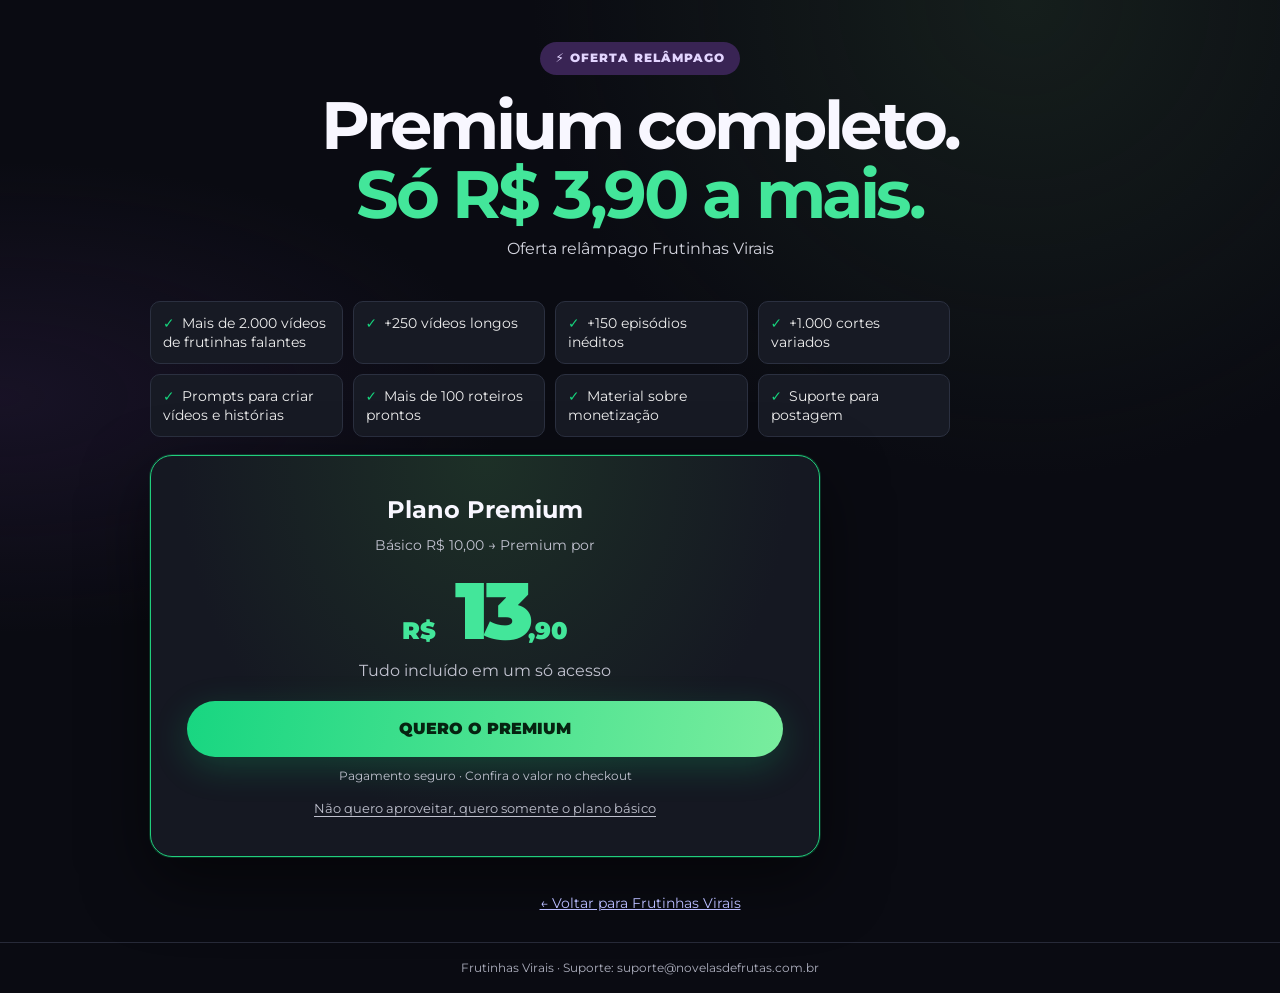
<file: oferta-relampago.html>
<!doctype html>
<html lang="pt-BR">
<head>
  <meta charset="utf-8">
  <meta name="viewport" content="width=device-width, initial-scale=1">
  <meta name="theme-color" content="#0a0b12">
  <meta name="description" content="Oferta relâmpago Frutinhas Virais: acesso Premium por R$ 13,90.">
  <title>Oferta Relâmpago — Frutinhas Virais Premium</title>
  <link rel="preconnect" href="https://fonts.googleapis.com">
  <link rel="preconnect" href="https://fonts.gstatic.com" crossorigin>
  <link href="https://fonts.googleapis.com/css2?family=Montserrat:wght@400;500;600;700;800;900&display=swap" rel="stylesheet">
  <!-- Meta Pixel Code -->
  <script>
    !function(f,b,e,v,n,t,s)
    {if(f.fbq)return;n=f.fbq=function(){n.callMethod?
    n.callMethod.apply(n,arguments):n.queue.push(arguments)};
    if(!f._fbq)f._fbq=n;n.push=n;n.loaded=!0;n.version='2.0';
    n.queue=[];t=b.createElement(e);t.async=!0;
    t.src=v;s=b.getElementsByTagName(e)[0];
    s.parentNode.insertBefore(t,s)}(window, document,'script',
    'https://connect.facebook.net/en_US/fbevents.js');
    fbq('init', '1915029632598788');
    fbq('track', 'PageView');
  </script>
  <!-- End Meta Pixel Code -->
  <style>
    :root{font-family:Montserrat,system-ui,sans-serif;color:#f8f7ff;background:#0a0b12;line-height:1.5;--green:#16d47d;--muted:#c2c3d0}*{box-sizing:border-box}body{margin:0;background:radial-gradient(ellipse at 80% 0,#263b2b66,transparent 34%),radial-gradient(ellipse at 0 40%,#33204d55,transparent 28%),#0a0b12}.wrap{width:min(100% - 36px,980px);margin:auto}.hero{text-align:center;padding:42px 0 18px}.badge{display:inline-block;padding:7px 15px;border-radius:999px;background:#392454;color:#e3d5ff;font-weight:850;font-size:.78rem;letter-spacing:.08em}.hero h1{font-size:clamp(2.1rem,6vw,4.2rem);line-height:1.03;letter-spacing:-.05em;margin:16px auto 8px;max-width:820px}.green{color:#43e69a}.lead{margin:0 auto;color:#d4d5df;font-size:1rem}.lead strong{color:white}.layout{display:flex;flex-direction:column;gap:18px;padding:22px 0 36px}.card{width:min(100%,670px);padding:clamp(22px,4vw,36px);border:1px solid #21ce7c;border-radius:22px;text-align:center;background:radial-gradient(ellipse at top,#1d3027,#151822 65%);box-shadow:0 0 0 1px #16d47d33,0 24px 65px #0008}.card h2{font-size:1.5rem;margin:0}.compare{color:#c2c3d0;margin:7px 0 14px;font-size:.9rem}.compare strong{color:white}.price{font-size:clamp(3.6rem,9vw,5rem);font-weight:900;color:#43e69a;line-height:1;letter-spacing:-.06em;margin:8px}.price small{font-size:.3em;letter-spacing:0}.subprice{color:#c2c3d0;margin:8px 0 18px}.button{display:inline-flex;justify-content:center;align-items:center;min-height:56px;padding:13px 22px;border-radius:999px;background:linear-gradient(100deg,#18d681,#79ed9e);color:#062311;text-decoration:none;font-weight:900;box-shadow:0 10px 35px #13d57a36}.button:hover{filter:brightness(1.08)}.card .button{width:100%}.secure{color:#bfc1ce;font-size:.76rem;margin:10px 0 0}.basic-link{display:inline-block;margin-top:14px;color:#bfc1ce;font-size:clamp(.62rem,2.7vw,.8rem);white-space:nowrap;text-underline-offset:3px}.basic-link:hover{color:#fff}.features{width:min(100%,800px);padding:0}.grid{display:grid;grid-template-columns:repeat(4,minmax(0,1fr));gap:10px;padding:0;list-style:none;margin:0}.grid li{padding:12px;border:1px solid #2b3040;border-radius:10px;background:#171a24;color:#eee;font-size:.86rem;line-height:1.35}.grid li:before{content:'✓';color:var(--green);font-weight:900;margin-right:7px}.back{display:block;text-align:center;padding:0 0 28px;color:#b9bcff;font-size:.88rem}.foot{text-align:center;border-top:1px solid #272a38;padding:16px;color:#aeb0bf;font-size:.75rem}@media(max-width:680px){.hero{padding:32px 0 10px}.layout{gap:14px;padding:20px 0 28px}.grid{grid-template-columns:1fr 1fr;gap:8px}.grid li{padding:10px;font-size:.8rem}}
  </style>
<script type="text/javascript">
    (function(c,l,a,r,i,t,y){
        c[a]=c[a]||function(){(c[a].q=c[a].q||[]).push(arguments)};
        t=l.createElement(r);t.async=1;t.src="https://www.clarity.ms/tag/"+i;
        y=l.getElementsByTagName(r)[0];y.parentNode.insertBefore(t,y);
    })(window, document, "clarity", "script", "zc1cuns3wd");
</script>
</head>
<body>
  <noscript><img height="1" width="1" style="display:none" src="https://www.facebook.com/tr?id=1915029632598788&amp;ev=PageView&amp;noscript=1" alt=""></noscript>
  <header class="hero"><div class="wrap">
    <span class="badge">⚡ OFERTA RELÂMPAGO</span>
    <h1>Premium completo.<br><span class="green">Só R$ 3,90 a mais.</span></h1>
    <p class="lead">Oferta relâmpago Frutinhas Virais</p>
  </div></header>
  <main>
    <section aria-label="Oferta Premium"><div class="wrap layout"><div class="features"><ul class="grid">
      <li>Mais de 2.000 vídeos de frutinhas falantes</li>
      <li>+250 vídeos longos</li>
      <li>+150 episódios inéditos</li>
      <li>+1.000 cortes variados</li>
      <li>Prompts para criar vídeos e histórias</li>
      <li>Mais de 100 roteiros prontos</li>
      <li>Material sobre monetização</li>
      <li>Suporte para postagem</li>
    </ul></div><article class="card">
      <h2>Plano Premium</h2>
      <p class="compare">Básico R$ 10,00 <span aria-hidden="true">→</span> Premium por</p>
      <p class="price"><small>R$</small> 13<small>,90</small></p>
      <p class="subprice">Tudo incluído em um só acesso</p>
      <a class="button" href="https://pay.cakto.com.br/37p9qu6">QUERO O PREMIUM</a>
      <p class="secure">Pagamento seguro · Confira o valor no checkout</p>
      <a class="basic-link" href="https://pay.cakto.com.br/ch2a9yn">Não quero aproveitar, quero somente o plano básico</a>
    </article>
    </article></div></section>
    <a class="back wrap" href="index.html">← Voltar para Frutinhas Virais</a>
  </main>
  <footer class="foot">Frutinhas Virais · Suporte: suporte@novelasdefrutas.com.br</footer>
</body>
</html>
</file>
<file: redesign.css>
/* Apresentação editorial da oferta, com a biblioteca no centro da página. */
:root { --bg:#101110; --green:#51dc85; --muted:#b9bdb8; --white:#fafaf6; }
html { scroll-behavior:smooth; }
body { background:#101110; color:#fafaf6; }
.wrap { width:min(100% - 40px,1000px); }
section { padding:64px 0; border-bottom:1px solid #ffffff10; }
section h2 { font-size:clamp(1.7rem,4vw,2.6rem); line-height:1.15; letter-spacing:-.04em; max-width:740px; }
.hero { background:#101510; padding:48px 0 44px; }
.hero:after { display:none; }
.hero .wrap { display:flex; flex-direction:column; gap:0; max-width:840px; text-align:center; }
.hero-copy { max-width:780px; text-align:center; }
.tag { background:none; color:#a9b8aa; box-shadow:none; padding:0; font-size:11px; letter-spacing:.09em; margin-bottom:20px; }
.hero h1 { max-width:780px; font-size:clamp(2.15rem,5.5vw,3.9rem); font-weight:900; line-height:1.06; letter-spacing:-.045em; }
.hero h1 span { color:var(--green); }
.hero .lead { font-size:clamp(1rem,2vw,1.2rem); margin:0; }
.blue { color:#e6ebe4; }
.hero-art { width:min(100%,630px); height:auto; margin:26px auto 8px; border:0; box-shadow:none; }
.hero-cta { width:min(100%,480px); margin:8px auto 0!important; }
.hero-price { margin:10px 0 20px; font-size:12px; text-transform:uppercase; letter-spacing:.08em; }
.hero-price strong { display:block; color:var(--green); font-size:44px; letter-spacing:-.04em; line-height:1.2; }
.button { width:100%; max-width:480px; min-height:58px; background:#43d577; color:#092313; border:1px solid #43d577; border-radius:5px; box-shadow:none; font-size:14px; font-weight:850; padding:16px 22px; }
.button:hover { background:#65e590; transform:none; filter:none; }
.button:focus-visible,summary:focus-visible { outline:3px solid #fff; outline-offset:5px; }
.purchase-notes { display:flex; flex-wrap:wrap; justify-content:center; gap:6px 20px; list-style:none; padding:0; margin:18px 0 0; font-size:11px; color:#c1c9bf; }
.purchase-notes li { margin:0; }
.eyebrow { color:#a7bca8; letter-spacing:.07em; }
.videos { gap:16px; }
.videos figure { margin:0; }
.videos video { border:1px solid #373d36; border-radius:6px; box-shadow:none; }
figcaption { font-size:11px; color:#b9bdb8; margin-top:10px; text-align:center; }
.library-phone { box-shadow:0 18px 40px #0004; }
.library-preview { background:#171b16!important; }
.library-preview .wrap > p:last-child { margin-top:38px!important; }
.earning-section { background:#111310; }
.earning-card,.earning-card.highlight { background:#181d17; border:1px solid #364333; box-shadow:none; border-radius:6px; }
.earning-card strong { color:#72e39a; }
.results-carousel { mask-image:none; }
.results-track img { border-radius:5px; }
.bonus { background:#eeeFE8!important; color:#202820; border:0; }
.bonus h2 { color:#172818; }
.bonus .list-card { background:none; padding:0; border:0; box-shadow:none; max-width:100%; margin:30px auto; }
.bonus .check-list { display:grid; grid-template-columns:repeat(2,minmax(0,1fr)); gap:18px; }
.bonus .check-list li { display:block; background:#fff; border:1px solid #d5dccf; border-radius:5px; color:#53604f; box-shadow:none; padding:25px; font-size:13px; }
.bonus .check-list li:before { display:none; }
.bonus .check-list strong { display:block; font-size:18px; line-height:1.35; color:#17351c; margin-bottom:12px; }
.bonus-price { margin-top:20px; color:#166b35; font-size:16px; }
.bonus-old { color:#b44242; font-size:13px; }
#oferta { background:#101110; scroll-margin-top:24px; }
.plans-grid { display:grid; grid-template-columns:1fr 1fr; gap:26px; align-items:start; margin-top:44px; }
.offer { width:100%; margin:0; padding:30px 24px; border-radius:6px; background:#182219; box-shadow:none; border:2px solid #51dc85; }
.offer-entry { background:#171917; border:1px solid #41483e; margin-top:0; }
.offer h3 { font-size:23px; line-height:1.2; }
.offer > p { font-size:13px; color:#c1c9bf; }
.offer .price { font-size:50px; color:#51dc85; margin:22px 0; text-shadow:none; }
.offer-badge { border:0; border-radius:3px; padding:6px 22px; top:-17px; font-size:11px; }
.offer ul.check-list { display:block; max-width:none; padding:0; }
.offer .check-list li { background:none; border:0; border-bottom:1px solid #ffffff13; border-radius:0; box-shadow:none; padding:12px 0; font-size:13px; }
.offer .check-list li:before { background:none; color:#51dc85; box-shadow:none; margin-right:5px; }
.gift-list li { background:none; border:0; border-radius:0; padding:8px 0; font-size:12px; }
.gift-heading { font-size:14px; padding-top:12px; border-top:1px solid #ffffff20; }
.offer .notice { font-size:11px; margin-top:16px; }
.guarantee { background:none; border:0; border-radius:0; box-shadow:none; max-width:680px; padding:0; }
.guarantee-mark { font-family:Montserrat,sans-serif; width:96px; height:96px; border:2px solid #51dc85; border-radius:50%; display:grid; place-content:center; margin:0 auto 24px; color:#51dc85; font-size:34px; font-weight:900; line-height:1; }
.guarantee-mark small { font-size:12px; margin-top:5px; }
.guarantee-seal { display:block; width:190px; height:auto; margin:0 auto 26px; filter:drop-shadow(0 10px 18px #0005); }
.bio { background:#171b16; }
.person { border:0; background:none; box-shadow:none; padding:0; }
.person-name { color:#51dc85; }
.person p,.guarantee p { font-size:14px; }
.faq { background:none; border:0; border-radius:0; box-shadow:none; max-width:760px; }
.faq summary { font-size:14px; }
.faq details p { font-size:13px; }
.footer { background:#0b0d0b; font-size:11px; }
.footer a,.person a,.guarantee a { overflow-wrap:anywhere; }
@media(max-width:640px) {
  section { padding:42px 0; }
  .hero { padding:32px 0; }
  .hero-art { margin-top:22px; }
  .hero-cta { width:100%; }
  .bonus .check-list,.plans-grid { grid-template-columns:1fr; }
  .plans-grid { gap:40px; }
  .bonus .check-list li { padding:22px; }
  .offer { padding:30px 20px; }
  .library-phone { max-width:100%; }
}
@media(prefers-reduced-motion:reduce) {
  html { scroll-behavior:auto; }
  .results-track { animation:none; }
}

/* Alternância de superfícies e comparação dos planos. */
:root { --bg:#080b12; --muted:#bbc6da; }
body { background:#080b12; }
.hero,.earning-section,.bio { background:#0d1932; }
.hero { background:radial-gradient(ellipse at 50% 43%,#183c6b 0%,#0d1c34 38%,#050912 85%); }
.video-section,.library-preview,#oferta { background:#080b12!important; }
.hero h1 span { color:#92baff; }
.tag,.eyebrow { color:#a8bee2; }
.hero-price .hero-old { display:block; color:#f3787e; font-size:25px; font-weight:800; letter-spacing:-.03em; }
.hero-price-label { display:block; margin:6px 0 0; color:#fff; font-size:17px; font-weight:800; }
.hero-price strong { font-size:clamp(68px,15vw,88px); font-weight:900; line-height:1.15; letter-spacing:-.06em; }
.purchase-notes { color:#c3cde0; }
.audience-section,.bonus,.guarantee-section,.faq-section { background:#fff!important; color:#1a2944; }
.audience-grid { display:grid; grid-template-columns:1fr 1fr; gap:24px; }
.audience-card { border:1px solid #c9d4e5; border-radius:9px; overflow:hidden; }
.audience-card h2 { margin:0; padding:20px; font-size:19px; line-height:1.35; text-align:left; letter-spacing:-.02em; }
.audience-yes h2 { color:#157548; background:#edf7f1; border-bottom:1px solid #c5e2d1; }
.audience-no h2 { color:#bd303c; background:#fff1f2; border-bottom:1px solid #f0c7ca; }
.audience-card ul { list-style:none; padding:5px 22px 12px; }
.audience-card li { position:relative; padding:12px 0 12px 25px; font-size:14px; line-height:1.65; margin:0; border-bottom:1px solid #edf0f5; }
.audience-card li:last-child { border:0; }
.audience-card li:before { position:absolute; left:0; content:'✓'; color:#157548; font-weight:800; }
.audience-no li:before { content:'×'; color:#bd303c; }
.bonus h2,.guarantee-section h2,.faq-section h2 { color:#10254b; }
.bonus .check-list { grid-template-columns:repeat(3,minmax(0,1fr)); }
.bonus .check-list li { background:#f5f8fd; border-color:#d9e2f0; color:#4e607e; }
.bonus .check-list strong { color:#10254b; }
.bonus-cover { display:block; width:100%; height:auto; aspect-ratio:2/3; object-fit:contain; border-radius:4px; margin:0 0 22px; }
.bonus .bonus-price { color:#166b35; }
.offer,.earning-card,.earning-card.highlight { background:#101c32; border-color:#30486b; }
.offer:not(.offer-entry) { border-color:#729ff1; }
.offer-entry { background:#10141e; }
.offer-art { display:block; width:100%; height:auto; margin:20px auto; }
.offer-badge { background:linear-gradient(110deg,#b93108,#f57915 45%,#bd3508); color:#fff; border:1px solid #ffbd62; border-radius:7px; padding:8px 20px; top:-21px; text-shadow:0 1px 3px #6c150b; box-shadow:0 0 12px #ff8c30a0,0 0 28px #ff62004d; animation:offer-fire-glow 2.5s ease-in-out infinite alternate; }
.offer-badge span { display:inline-block; margin-right:5px; font-size:17px; vertical-align:middle; }
@keyframes offer-fire-glow { from { box-shadow:0 0 10px #ff8c3080,0 0 24px #ff62003d; } to { box-shadow:0 0 17px #ffac40bb,0 0 35px #ff620070; } }
@media(prefers-reduced-motion:reduce) { .offer-badge { animation:none; } }
.offer > p { color:#c3cde0; }
.excluded-heading { color:#d8e0ef; font-size:12px; font-weight:600; text-align:left; margin:24px 0 8px; }
.offer ul.excluded-bonuses { list-style:none; padding:0; margin:0 0 26px; text-align:left; }
.excluded-bonuses li { position:relative; padding:9px 0 9px 22px; font-size:13px; color:#ff818c; line-height:1.5; }
.excluded-bonuses li:before { content:'×'; position:absolute; left:0; font-weight:800; }
.guarantee-section .eyebrow { color:#53698b; }
.guarantee-section .guarantee { color:#354b6c; }
.faq-section .faq summary { color:#10254b; }
.faq-section .faq details { border-color:#d8e0ec; }
.faq-section .faq details p { color:#4e607e; }
.footer { background:#05070c; }
.video-section .delivery-panel { background:#101c32; border:1px solid #30486b; border-radius:12px; box-shadow:none; margin-top:32px; }
.video-section .delivery-title { font-size:24px; margin-bottom:22px; }
.video-section .delivery-step { background:#14233e; border-color:#30486b; border-radius:8px; }
.video-section .delivery-icon { background:#25487b; }
.ready-section { background:#fff; color:#10254b; text-align:center; }
.ready-section h2 { color:#10254b; }
.ready-section h2 span { color:#285db3; }
.ready-art { display:block; width:min(100%,330px); height:auto; max-height:380px; object-fit:contain; margin:18px auto 12px; }
.ready-section h2 { max-width:480px; margin-bottom:16px; }
.ready-section blockquote { max-width:630px; margin:20px auto 0; padding:22px 26px; text-align:left; border-left:5px solid #285db3; border-radius:0 12px 12px 0; box-shadow:0 8px 24px #142a4414; font-size:clamp(17px,3vw,22px); line-height:1.5; font-weight:700; }
.ready-section blockquote strong { color:#285db3; }
@media(max-width:700px) {
  .ready-section { padding:42px 0; }
  .ready-section h2 { max-width:330px; font-size:25px; }
  .ready-art { width:min(88%,280px); max-height:330px; margin:16px auto 8px; }
  .ready-section blockquote { margin-top:12px; padding:18px 20px; font-size:18px; line-height:1.45; }
}
.bonus .check-list li { padding:0 24px 24px; overflow:hidden; background:#fff; color:#111827; border:0; border-radius:16px; text-align:center; font-size:16px; font-weight:600; line-height:1.5; box-shadow:none; }
.bonus-ribbon { margin:0 -24px 22px; padding:10px 12px; background:#153465; color:#fff; font-weight:900; font-size:19px; letter-spacing:.03em; }
.bonus .bonus-cover { width:150px; max-width:70%; margin:0 auto 20px; border-radius:7px; box-shadow:0 8px 16px #0002; }
.bonus .check-list strong { color:#101723; font-size:18px; line-height:1.35; margin-bottom:10px; }
.bonus .bonus-price { display:flex; flex-wrap:wrap; align-items:center; justify-content:center; gap:10px; border-top:1px dashed #d9dce2; margin-top:20px; padding-top:18px; }
.bonus .bonus-old { margin:0; font-size:14px; color:#db303b; }
.bonus-free { display:inline-block; padding:3px 12px; background:#129d46; color:white; font-weight:900; font-size:19px; border-radius:7px; }
#bonus-destino { background:#08090c!important; }
#bonus-destino h2 { color:#fff; }
#bonus-destino .check-list { gap:24px; }
#bonus-destino .check-list strong { max-width:290px; margin:0 auto 10px; font-size:19px; font-weight:900; line-height:1.3; }
#bonus-destino .list-card { margin:30px auto; }
#oferta .wrap { max-width:1040px; }
#oferta .plans-grid { grid-template-columns:repeat(2,minmax(0,1fr)); gap:30px; }
#oferta .offer { min-width:0; padding:36px 28px 28px; border-radius:14px; }
#oferta .offer h3 { margin:0 auto 16px; padding:12px 16px; border-radius:6px; background:#20375c; color:#fff; font-size:clamp(23px,3vw,28px); font-weight:900; }
#oferta .offer .plan-sub { margin:0 0 18px; font-size:16px; color:#e1e8f5; }
#oferta .offer .price { font-size:clamp(52px,10vw,66px); font-weight:900; margin:18px 0 26px; }
#oferta .offer ul { max-width:none; }
#oferta .offer .check-list li,#oferta .gift-list li,#oferta .excluded-bonuses li { display:grid; grid-template-columns:22px minmax(0,1fr); gap:10px; padding:13px 0; margin:0; font-size:16px; font-weight:600; line-height:1.55; text-align:left; }
#oferta .offer .check-list li { color:#f0f4fc; }
#oferta .offer .check-list li:before,#oferta .gift-list li:before,#oferta .excluded-bonuses li:before { position:static; width:22px; height:auto; margin:0; line-height:1.55; font-size:17px; background:none; box-shadow:none; }
#oferta .gift-list { color:#edf3ff; }
#oferta .excluded-bonuses { color:#ff929b; }
#oferta .gift-heading,#oferta .excluded-heading { font-size:15px; line-height:1.5; margin-top:24px; }
#oferta .offer-art { max-width:360px; margin:18px auto 26px; }
#oferta .offer .button { min-width:0; max-width:none; min-height:60px; font-size:16px; padding:17px 12px; line-height:1.4; white-space:normal; }
#oferta .offer .notice { font-size:13px; line-height:1.6; color:#cbd6e9; }
#oferta .offer .plan-today { font-size:16px; color:#fff; margin:26px 0 0; }
@media(max-width:800px) {
  #oferta .plans-grid { grid-template-columns:minmax(0,1fr); gap:42px; max-width:520px; margin:40px auto 0; }
}
@media(max-width:380px) {
  #oferta .wrap { width:calc(100% - 24px); }
  #oferta .offer { padding:32px 18px 22px; }
}
@media(max-width:700px) {
  #bonus-destino .list-card { max-width:380px; }
  #bonus-destino .check-list li { padding:0 24px 24px; }
}
@media(max-width:700px) {
  .audience-grid,.bonus .check-list { grid-template-columns:1fr; }
}

#oferta .offer:not(.offer-entry) {
  border:2px solid #ff9138;
  background:linear-gradient(#101c32,#101c32) padding-box,linear-gradient(155deg,#ffce72,#ff6b13,#ffbd52,#d7410b) border-box;
  box-shadow:0 0 14px #ff8b365e,0 0 34px #ff5c002e,inset 0 0 18px #ff7b1410;
  animation:complete-fire-glow 3s ease-in-out infinite alternate;
  padding-top:44px;
}
#oferta .offer-badge {
  border-radius:999px;
  padding:11px 28px;
  font-size:16px;
  font-weight:900;
  line-height:1.4;
  letter-spacing:0;
  top:-25px;
  max-width:calc(100% - 32px);
  animation:none;
  box-shadow:0 0 12px #ff8c3060;
}
@keyframes complete-fire-glow {
  from { border-color:#f18830; box-shadow:0 0 12px #ff8b3655,0 0 28px #ff5c0026,inset 0 0 14px #ff7b1410; }
  to { border-color:#ffca70; box-shadow:0 0 20px #ff922c99,0 0 42px #ff5c0045,inset 0 0 22px #ff7b141b; }
}
@media(prefers-reduced-motion:reduce) {
  #oferta .offer:not(.offer-entry) { animation:none; }
}

.video-section .delivery-panel {
  padding:30px 20px;
  background:radial-gradient(ellipse at 50% 0%,#183c6b 0%,#0d1c34 45%,#080e1a 100%);
  border:1px solid #294363;
  border-radius:14px;
  box-shadow:none;
}
.video-section .delivery-title {
  font-size:clamp(20px,4.5vw,26px);
  font-weight:900;
  margin:0 0 26px;
  letter-spacing:-.03em;
}
.video-section .delivery-steps {
  display:grid;
  grid-template-columns:repeat(3,minmax(0,1fr));
  gap:12px;
}
.video-section .delivery-step {
  flex-direction:column;
  justify-content:center;
  text-align:center;
  min-height:125px;
  gap:14px;
  padding:18px 8px;
  background:#ffffff04;
  border:1px solid #ffffff12;
  border-radius:8px;
}
.video-section .delivery-icon {
  width:46px;
  height:46px;
  color:#51dc85;
  background:transparent;
  border-radius:0;
}
.video-section .delivery-icon svg { width:34px; height:34px; }
.video-section .delivery-step strong {
  color:#f5f8ff;
  font-size:clamp(11px,2.8vw,15px);
  font-weight:800;
  letter-spacing:.02em;
}
@media(max-width:380px) {
  .video-section .delivery-panel { padding:26px 12px; }
  .video-section .delivery-steps { gap:7px; }
  .video-section .delivery-step { padding:15px 4px; }
}
</file>
